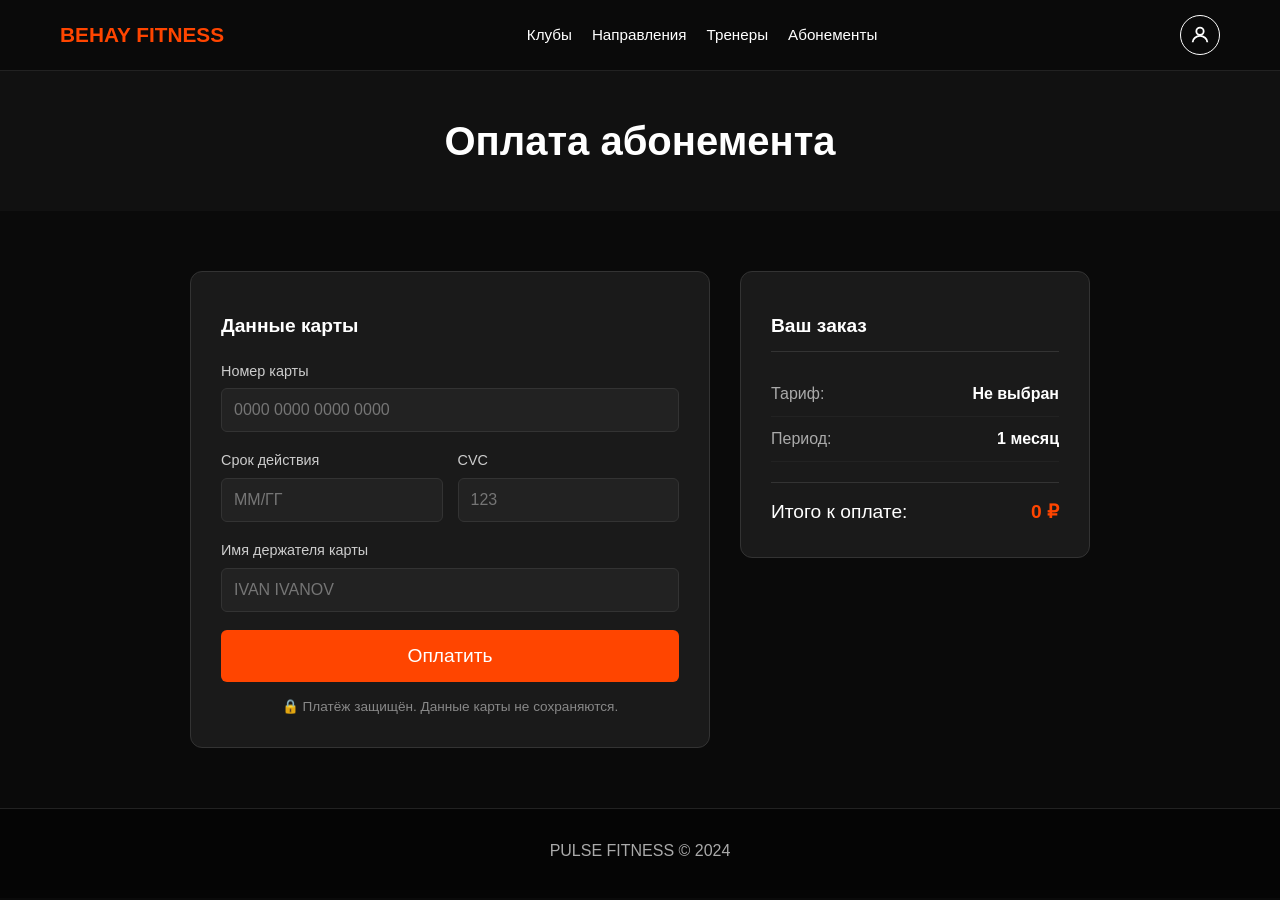
<file: payment.html>
<!DOCTYPE html>
<html lang="ru">
<head>
    <meta charset="UTF-8">
    <meta name="viewport" content="width=device-width, initial-scale=1.0">
    <title>Оплата — BEHAY FITNESS</title>
    <link rel="stylesheet" href="style.css">
    <script src="sql-wasm.js"></script>
    <script src="db.js"></script>
</head>
<body>

    <header class="header">
        <div class="container header-inner">
            <a href="index.html" class="logo">BEHAY FITNESS</a>
            <nav class="nav" id="nav">
                <a href="clubs.html">Клубы</a>
                <a href="programs.html">Направления</a>
                <a href="trainer.html">Тренеры</a>
                <a href="tariffs.html">Абонементы</a>
            </nav>
            <div class="header-buttons">
                <a href="#" class="btn-account" title="Личный кабинет" id="accountBtn">
                    <svg width="22" height="22" viewBox="0 0 24 24" fill="none" stroke="currentColor" stroke-width="2">
                        <circle cx="12" cy="8" r="4"></circle>
                        <path d="M4 20c0-4 4-7 8-7s8 3 8 7"></path>
                    </svg>
                </a>
            </div>
            <span class="burger" id="burger">☰</span>
        </div>
    </header>

    <section class="page-title">
        <div class="container">
            <h1>Оплата абонемента</h1>
        </div>
    </section>

    <section class="section">
        <div class="container">
            <div class="payment-grid">
                
                <div class="payment-form">
                    <h3>Данные карты</h3>
                    
                    <form id="paymentForm" onsubmit="submitPayment(event)">
                        
                        <div class="form-group">
                            <label>Номер карты</label>
                            <input type="text" id="cardNumber" placeholder="0000 0000 0000 0000" maxlength="19" required oninput="formatCardNumber(this)">
                        </div>
                        
                        <div class="form-row">
                            <div class="form-group">
                                <label>Срок действия</label>
                                <input type="text" id="cardExpiry" placeholder="ММ/ГГ" maxlength="5" required oninput="formatExpiry(this)">
                            </div>
                            <div class="form-group">
                                <label>CVC</label>
                                <input type="text" id="cardCvc" placeholder="123" maxlength="3" required oninput="this.value = this.value.replace(/\D/g, '')">
                            </div>
                        </div>
                        
                        <div class="form-group">
                            <label>Имя держателя карты</label>
                            <input type="text" id="cardName" placeholder="IVAN IVANOV" required oninput="this.value = this.value.toUpperCase()">
                        </div>
                        
                        <button type="submit" class="btn btn-big" style="width: 100%;">Оплатить</button>
                        
                    </form>
                    
                    <div class="payment-security">
                        <p>🔒 Платёж защищён. Данные карты не сохраняются.</p>
                    </div>
                </div>
                
                <div class="payment-info">
                    <h3>Ваш заказ</h3>
                    
                    <div class="payment-order">
                        <div class="payment-row">
                            <span>Тариф:</span>
                            <strong id="orderTariff">—</strong>
                        </div>
                        <div class="payment-row">
                            <span>Период:</span>
                            <strong>1 месяц</strong>
                        </div>
                    </div>
                    
                    <div class="payment-total">
                        <span>Итого к оплате:</span>
                        <strong id="orderPrice">0 ₽</strong>
                    </div>
                </div>
                
            </div>
            
            <div class="payment-success" id="paymentSuccess" style="display: none;">
                <h2>✅ Оплата прошла успешно!</h2>
                <p>Спасибо за покупку абонемента!</p>
                <a href="profile.html" class="btn">Перейти в личный кабинет</a>
            </div>
            
        </div>
    </section>

    <footer class="footer">
        <div class="container">
            <p>PULSE FITNESS © 2024</p>
        </div>
    </footer>

    <script>
    function formatCardNumber(input) {
        var value = input.value.replace(/\D/g, '');
        value = value.replace(/(\d{4})(?=\d)/g, '$1 ');
        input.value = value;
    }
    
    function formatExpiry(input) {
        var value = input.value.replace(/\D/g, '');
        if (value.length >= 2) {
            value = value.slice(0, 2) + '/' + value.slice(2);
        }
        input.value = value;
    }
    
    async function submitPayment(event) {
        event.preventDefault();
        
        var cardNumber = document.getElementById('cardNumber').value.replace(/\s/g, '');
        var cardLast4 = cardNumber.slice(-4);
        
        // Сохраняем в БД
        try {
            await initDatabase();
            savePayment(
                localStorage.getItem('pulsePhone') || '',
                localStorage.getItem('selectedTariff') || '',
                localStorage.getItem('selectedPrice') || '',
                cardLast4
            );
            console.log('Платёж сохранён в БД');
        } catch (e) {
            console.log('Ошибка сохранения платежа:', e);
        }
        
        localStorage.setItem('pulsePayment', 'true');
        
        document.querySelector('.payment-grid').style.display = 'none';
        document.getElementById('paymentSuccess').style.display = 'block';
        
        setTimeout(function() {
            window.location.href = 'profile.html';
        }, 3000);
    }
    
    document.addEventListener('DOMContentLoaded', function() {
        var burger = document.getElementById('burger');
        var nav = document.getElementById('nav');
        if (burger && nav) {
            burger.addEventListener('click', function() {
                nav.classList.toggle('active');
            });
        }
        
        var accountBtn = document.getElementById('accountBtn');
        if (accountBtn) {
            accountBtn.addEventListener('click', function(e) {
                e.preventDefault();
                if (localStorage.getItem('pulseLoggedIn') === 'true') {
                    window.location.href = 'profile.html';
                } else {
                    window.location.href = 'login.html';
                }
            });
        }
        
        var tariff = localStorage.getItem('selectedTariff');
        var price = localStorage.getItem('selectedPrice');
        
        document.getElementById('orderTariff').textContent = tariff || 'Не выбран';
        document.getElementById('orderPrice').textContent = (price || '0') + ' ₽';
    });
    </script>

</body>
</html>
</file>
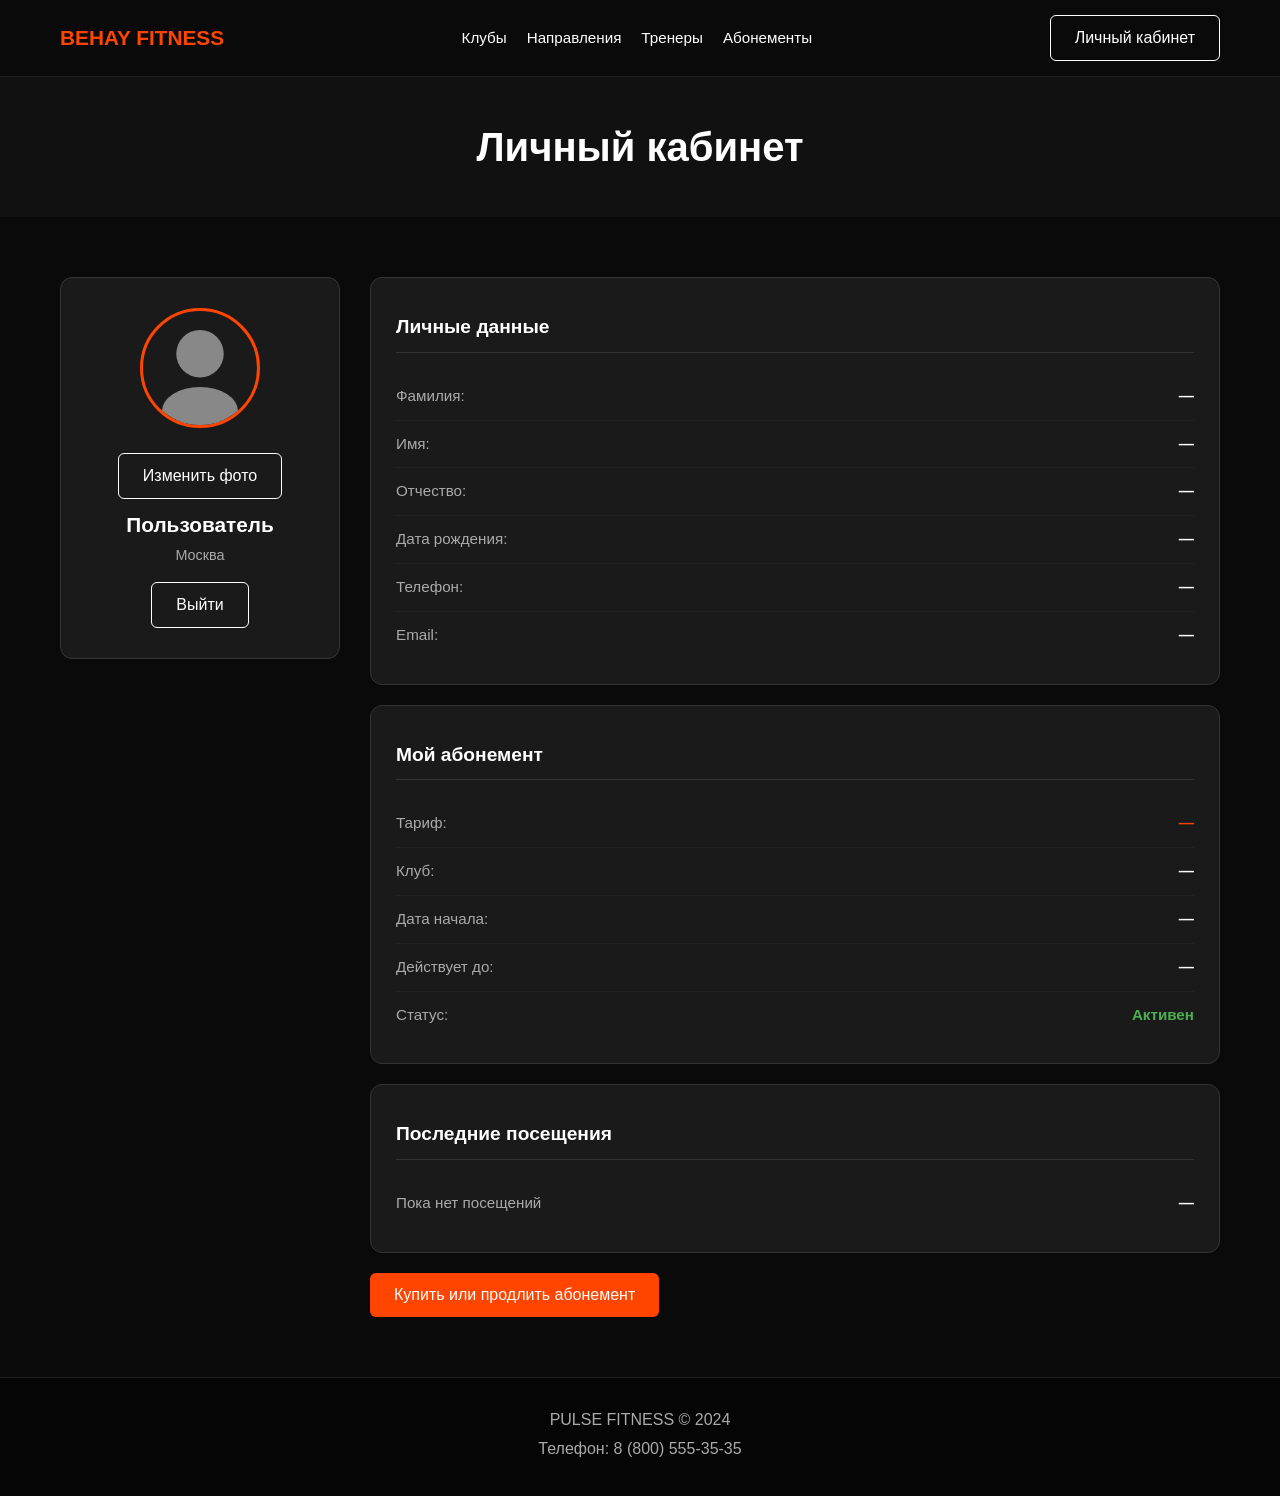
<file: profile.html>
<!DOCTYPE html>
<html lang="ru">
<head>
    <meta charset="UTF-8">
    <meta name="viewport" content="width=device-width, initial-scale=1.0">
    <title>Личный кабинет — BEHAY FITNESS</title>
    <link rel="stylesheet" href="style.css">
    <script src="sql-wasm.js"></script>
    <script src="db.js"></script>
</head>
<body>

    <header class="header">
        <div class="container header-inner">
            <a href="index.html" class="logo">BEHAY FITNESS</a>
            <nav class="nav" id="nav">
                <a href="clubs.html">Клубы</a>
                <a href="programs.html">Направления</a>
                <a href="trainer.html">Тренеры</a>
                <a href="tariffs.html">Абонементы</a>
            </nav>
            <div class="header-buttons">
                <a href="profile.html" class="btn btn-login">Личный кабинет</a>
            </div>
            <span class="burger" id="burger">☰</span>
        </div>
    </header>

    <section class="page-title">
        <div class="container">
            <h1>Личный кабинет</h1>
        </div>
    </section>

    <section class="section">
        <div class="container">
            <div class="profile-grid">
                
                <!-- Левая колонка: фото и имя -->
                <div class="profile-sidebar">
                    <div class="profile-avatar" id="avatarContainer">
                        <img id="profilePhoto" src="data:image/svg+xml,%3Csvg xmlns='http://www.w3.org/2000/svg' width='120' height='120'%3E%3Ccircle cx='60' cy='45' r='25' fill='%23888'/%3E%3Cellipse cx='60' cy='105' rx='40' ry='25' fill='%23888'/%3E%3C/svg%3E" alt="Фото профиля">
                    </div>
                    <label for="photoUpload" class="btn btn-login" style="margin-top: 10px; cursor: pointer; display: inline-block;">Изменить фото</label>
                    <input type="file" id="photoUpload" accept="image/*" style="display: none;" onchange="uploadPhoto(event)">
                    <h3 id="profName">Пользователь</h3>
                    <p>Москва</p>
                    <a href="#" class="btn btn-login" style="margin-top: 10px;" onclick="logout()">Выйти</a>
                </div>
                
                <!-- Правая колонка: информация -->
                <div class="profile-content">
    
                    <div class="profile-block">
                        <h3>Личные данные</h3>
                        <div class="profile-row">
                            <span>Фамилия:</span>
                            <strong id="profLastName">—</strong>
                        </div>
                        <div class="profile-row">
                            <span>Имя:</span>
                            <strong id="profFirstName">—</strong>
                        </div>
                        <div class="profile-row">
                            <span>Отчество:</span>
                            <strong id="profMiddleName">—</strong>
                        </div>
                        <div class="profile-row">
                            <span>Дата рождения:</span>
                            <strong id="profBirthDate">—</strong>
                        </div>
                        <div class="profile-row">
                            <span>Телефон:</span>
                            <strong id="profPhone">—</strong>
                        </div>
                        <div class="profile-row">
                            <span>Email:</span>
                            <strong id="profEmail">—</strong>
                        </div>
                    </div>
                    
                    <div class="profile-block">
                        <h3>Мой абонемент</h3>
                        <div class="profile-row">
                            <span>Тариф:</span>
                            <strong id="profTariff" style="color: #ff4500;">—</strong>
                        </div>
                        <div class="profile-row">
                            <span>Клуб:</span>
                            <strong id="profClub">—</strong>
                        </div>
                        <div class="profile-row">
                            <span>Дата начала:</span>
                            <strong id="profStartDate">—</strong>
                        </div>
                        <div class="profile-row">
                            <span>Действует до:</span>
                            <strong id="profEndDate">—</strong>
                        </div>
                        <div class="profile-row">
                            <span>Статус:</span>
                            <strong style="color: #4caf50;">Активен</strong>
                        </div>
                    </div>
                    
                    <div class="profile-block">
                        <h3>Последние посещения</h3>
                        <div class="profile-row">
                            <span>Пока нет посещений</span>
                            <strong>—</strong>
                        </div>
                    </div>
                    
                    <div class="profile-actions">
                        <a href="tariffs.html" class="btn">Купить или продлить абонемент</a>
                    </div>
                    
                </div>
                
            </div>
        </div>
    </section>

    <footer class="footer">
        <div class="container">
            <p>PULSE FITNESS © 2024</p>
            <p>Телефон: 8 (800) 555-35-35</p>
        </div>
    </footer>

    <script>
    function uploadPhoto(event) {
        var file = event.target.files[0];
        if (file) {
            var reader = new FileReader();
            reader.onload = function(e) {
                var photoUrl = e.target.result;
                document.getElementById('profilePhoto').src = photoUrl;
                // Сохраняем с ключом, привязанным к телефону
                var phone = localStorage.getItem('pulsePhone');
                localStorage.setItem('profilePhoto_' + phone, photoUrl);
            };
            reader.readAsDataURL(file);
        }
    }
    
    function logout() {
        localStorage.removeItem('pulseLoggedIn');
        window.location.href = 'index.html';
    }

    document.addEventListener('DOMContentLoaded', function() {
        
        var burger = document.getElementById('burger');
        var nav = document.getElementById('nav');
        if (burger && nav) {
            burger.addEventListener('click', function() {
                nav.classList.toggle('active');
            });
        }
        
        // Загружаем фото для текущего пользователя
        var phone = localStorage.getItem('pulsePhone');
        var savedPhoto = localStorage.getItem('profilePhoto_' + phone);
        if (savedPhoto) {
            document.getElementById('profilePhoto').src = savedPhoto;
        }
        
        // Загружаем данные пользователя
        var savedData = localStorage.getItem('pulseUser');
        
        if (savedData) {
            var user = JSON.parse(savedData);
            
            var fullName = user.lastName + ' ' + user.firstName;
            if (user.middleName) {
                fullName += ' ' + user.middleName;
            }
            document.getElementById('profName').textContent = fullName;
            
            document.getElementById('profLastName').textContent = user.lastName || '—';
            document.getElementById('profFirstName').textContent = user.firstName || '—';
            document.getElementById('profMiddleName').textContent = user.middleName || '—';
            document.getElementById('profBirthDate').textContent = user.birthDate || '—';
            document.getElementById('profPhone').textContent = user.phone || '—';
            document.getElementById('profEmail').textContent = user.email || '—';
            
            document.getElementById('profTariff').textContent = user.tariff || '—';
            document.getElementById('profClub').textContent = user.club || '—';
            
            var today = new Date();
            var startDate = today.toLocaleDateString('ru-RU');
            var endDate = new Date(today);
            endDate.setMonth(endDate.getMonth() + 1);
            var endDateStr = endDate.toLocaleDateString('ru-RU');
            
            document.getElementById('profStartDate').textContent = startDate;
            document.getElementById('profEndDate').textContent = endDateStr;
            
            console.log('Данные загружены:', user);
        }
    });
</script>

</body>
</html>
</file>
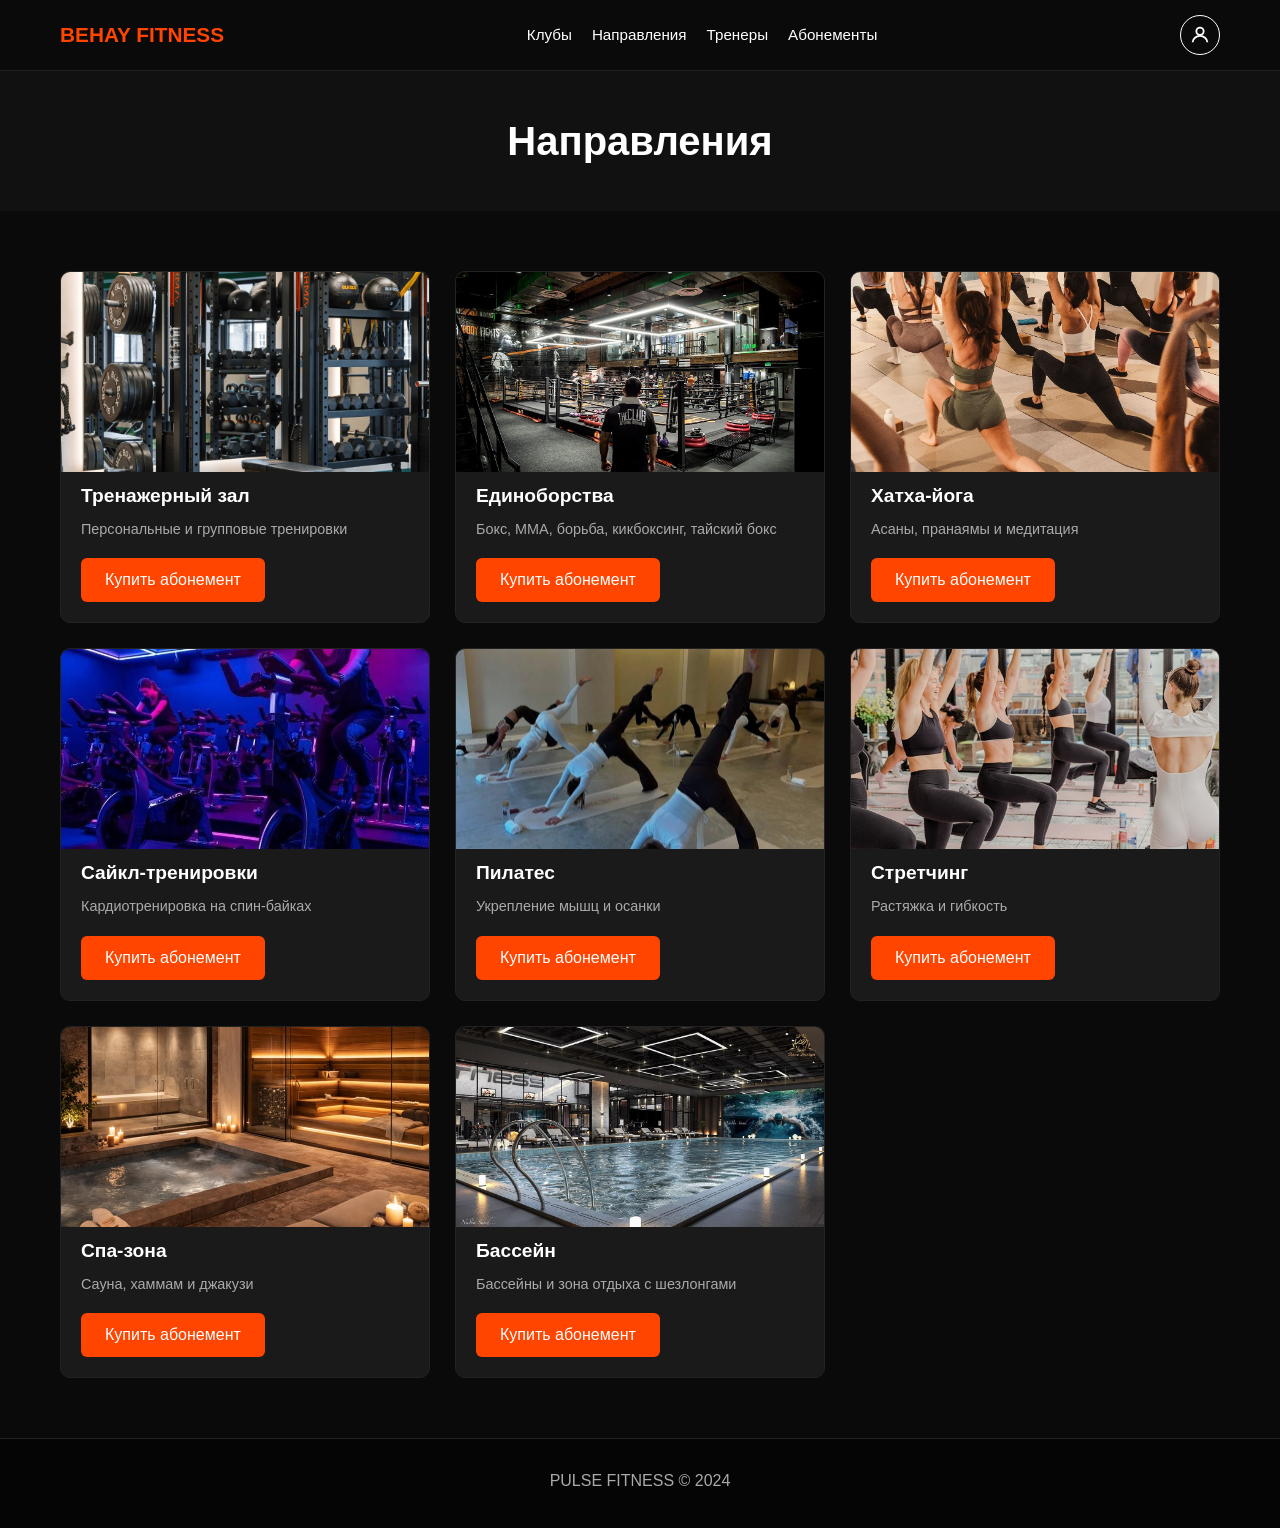
<file: programs.html>
<!DOCTYPE html>
<html lang="ru">
<head>
    <meta charset="UTF-8">
    <meta name="viewport" content="width=device-width, initial-scale=1.0">
    <title>Направления — BEHAY FITNESS</title>
    <link rel="stylesheet" href="style.css">
</head>
<body>

    <header class="header">
        <div class="container header-inner">
            <a href="index.html" class="logo">BEHAY FITNESS</a>
            <nav class="nav" id="nav">
                <a href="clubs.html">Клубы</a>
                <a href="programs.html">Направления</a>
                <a href="trainer.html">Тренеры</a>
                <a href="tariffs.html">Абонементы</a>
            </nav>
            <div class="header-buttons">
                 <a href="vhod.html" class="btn-account" title="Войти">
        <svg width="22" height="22" viewBox="0 0 24 24" fill="none" stroke="currentColor" stroke-width="2">
            <circle cx="12" cy="8" r="4"></circle>
            <path d="M4 20c0-4 4-7 8-7s8 3 8 7"></path>
        </svg>
    </a>
            </div>
            <span class="burger" id="burger">☰</span>
        </div>
    </header>

    <section class="page-title">
        <div class="container">
            <h1>Направления</h1>
        </div>
    </section>

    <section class="section">
        <div class="container">
            <div class="cards">
                <div class="card">
                    <img src="images/kach.jpg" alt="Тренажерный зал">
                    <h3>Тренажерный зал</h3>
                    <p>Персональные и групповые тренировки</p>
                    <a href="tariffs.html" class="btn">Купить абонемент</a>
                </div>
                
                <div class="card">
                    <img src="images/mma.jpg" alt="Единоборства">
                    <h3>Единоборства</h3>
                    <p>Бокс, MMA, борьба, кикбоксинг, тайский бокс</p>
                    <a href="tariffs.html" class="btn">Купить абонемент</a>
                </div>
                
                <div class="card">
                    <img src="images/yoga.jpg" alt="Йога">
                    <h3>Хатха-йога</h3>
                    <p>Асаны, пранаямы и медитация</p>
                    <a href="tariffs.html" class="btn">Купить абонемент</a>
                </div>
                
                <div class="card">
                    <img src="images/saykl.jpg" alt="Сайклинг">
                    <h3>Сайкл-тренировки</h3>
                    <p>Кардиотренировка на спин-байках</p>
                    <a href="tariffs.html" class="btn">Купить абонемент</a>
                </div>
                
                <div class="card">
                    <img src="images/pilat.jpg" alt="Пилатес">
                    <h3>Пилатес</h3>
                    <p>Укрепление мышц и осанки</p>
                    <a href="tariffs.html" class="btn">Купить абонемент</a>
                </div>
                
                <div class="card">
                    <img src="images/stret.jpg" alt="Стретчинг">
                    <h3>Стретчинг</h3>
                    <p>Растяжка и гибкость</p>
                    <a href="tariffs.html" class="btn">Купить абонемент</a>
                </div>

                <div class="card">
                    <img src="images/spa.jpg" alt="Спа">
                    <h3>Спа-зона</h3>
                    <p>Сауна, хаммам и джакузи</p>
                    <a href="tariffs.html" class="btn">Купить абонемент</a>
                </div>
                
                    <div class="card">
                    <img src="images/basik.jpg" alt="Бассейн">
                    <h3>Бассейн</h3>
                    <p>Бассейны и зона отдыха с шезлонгами</p>
                    <a href="tariffs.html" class="btn">Купить абонемент</a>
                </div>
                </div>
            </div>
        </div>
    </section>

    <footer class="footer">
        <div class="container">
            <p>PULSE FITNESS © 2024</p>
        </div>
    </footer>

    <script src="script.js"></script>

    <script>
    document.addEventListener('DOMContentLoaded', function() {
        var accountBtn = document.getElementById('accountBtn');
        
        if (accountBtn) {
            accountBtn.addEventListener('click', function(e) {
                e.preventDefault();
                
                if (localStorage.getItem('pulseLoggedIn') === 'true') {
                    window.location.href = 'profile.html';
                } else {
                    window.location.href = 'login.html';
                }
            });
        }
        
        var burger = document.getElementById('burger');
        var nav = document.getElementById('nav');
        if (burger && nav) {
            burger.addEventListener('click', function() {
                nav.classList.toggle('active');
            });
        }
    });
    </script>

</body>
</html>
</file>
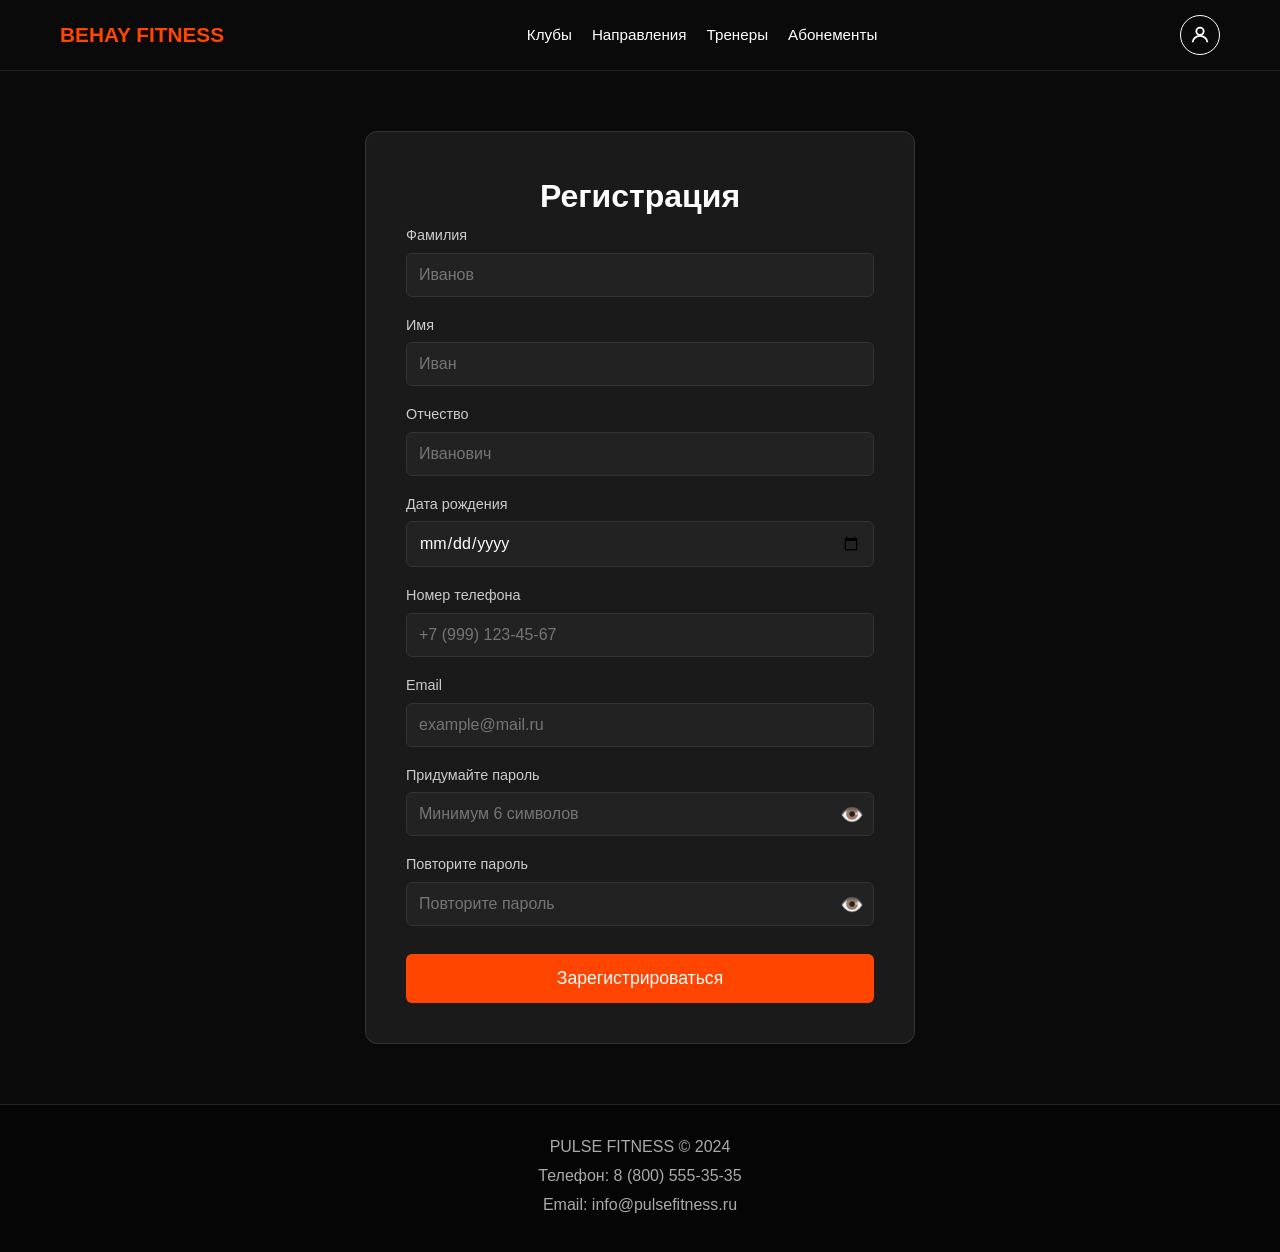
<file: register.html>
<!DOCTYPE html>
<html lang="ru">
<head>
    <meta charset="UTF-8">
    <meta name="viewport" content="width=device-width, initial-scale=1.0">
    <title>Регистрация — BEHAY FITNESS</title>
    <link rel="stylesheet" href="style.css">
    <script src="sql-wasm.js"></script>
    <script src="db.js"></script>
</head>
<body>

    <header class="header">
        <div class="container header-inner">
            <a href="index.html" class="logo">BEHAY FITNESS</a>
            <nav class="nav" id="nav">
                <a href="clubs.html">Клубы</a>
                <a href="programs.html">Направления</a>
                <a href="trainer.html">Тренеры</a>
                <a href="tariffs.html">Абонементы</a>
            </nav>
            <div class="header-buttons">
                <a href="vhod.html" class="btn-account" title="Войти">
                    <svg width="22" height="22" viewBox="0 0 24 24" fill="none" stroke="currentColor" stroke-width="2">
                        <circle cx="12" cy="8" r="4"></circle>
                        <path d="M4 20c0-4 4-7 8-7s8 3 8 7"></path>
                    </svg>
                </a>
            </div>
            <span class="burger" id="burger">☰</span>
        </div>
    </header>

    <section class="section">
        <div class="container">
            <div class="register-box">
                
                <h2>Регистрация</h2>
                
                <form id="registerForm" onsubmit="submitRegister(event)">
                    
                    <div class="form-group">
                        <label for="lastName">Фамилия</label>
                        <input type="text" id="lastName" placeholder="Иванов" required>
                    </div>
                    
                    <div class="form-group">
                        <label for="firstName">Имя</label>
                        <input type="text" id="firstName" placeholder="Иван" required>
                    </div>
                    
                    <div class="form-group">
                        <label for="middleName">Отчество</label>
                        <input type="text" id="middleName" placeholder="Иванович">
                    </div>
                    
                    <div class="form-group">
                        <label for="birthDate">Дата рождения</label>
                        <input type="date" id="birthDate" required>
                    </div>
                    
                    <div class="form-group">
                        <label for="phone">Номер телефона</label>
                        <input type="tel" id="phone" placeholder="+7 (999) 123-45-67" required>
                    </div>
                    
                    <div class="form-group">
                        <label for="email">Email</label>
                        <input type="email" id="email" placeholder="example@mail.ru">
                    </div>
                    
                    <div class="form-group">
                        <label for="password">Придумайте пароль</label>
                        <div style="position: relative;">
                            <input type="password" id="password" placeholder="Минимум 6 символов" minlength="6" required style="width: 100%; padding-right: 40px;">
                            <button type="button" onclick="togglePassword('password')" style="position: absolute; right: 10px; top: 50%; transform: translateY(-50%); background: none; border: none; color: #aaa; cursor: pointer; font-size: 1.2rem;">👁️</button>
                        </div>
                    </div>
                    
                    <div class="form-group">
                        <label for="passwordConfirm">Повторите пароль</label>
                        <div style="position: relative;">
                            <input type="password" id="passwordConfirm" placeholder="Повторите пароль" minlength="6" required style="width: 100%; padding-right: 40px;">
                            <button type="button" onclick="togglePassword('passwordConfirm')" style="position: absolute; right: 10px; top: 50%; transform: translateY(-50%); background: none; border: none; color: #aaa; cursor: pointer; font-size: 1.2rem;">👁️</button>
                        </div>
                    </div>
                    
                    <button type="submit" class="btn btn-big">Зарегистрироваться</button>
                    
                </form>
            
            </div>
        </div>
    </section>

    <footer class="footer">
        <div class="container">
            <p>PULSE FITNESS © 2024</p>
            <p>Телефон: 8 (800) 555-35-35</p>
            <p>Email: info@pulsefitness.ru</p>
        </div>
    </footer>

    <script>
    function togglePassword(fieldId) {
        var input = document.getElementById(fieldId);
        input.type = (input.type === 'password') ? 'text' : 'password';
    }

    async function submitRegister(event) {
        event.preventDefault();
        
        var password = document.getElementById('password').value;
        var passwordConfirm = document.getElementById('passwordConfirm').value;
        
        if (password !== passwordConfirm) {
            alert('Пароли не совпадают!');
            return;
        }
        
        var userData = {
            lastName: document.getElementById('lastName').value,
            firstName: document.getElementById('firstName').value,
            middleName: document.getElementById('middleName').value,
            birthDate: document.getElementById('birthDate').value,
            phone: document.getElementById('phone').value,
            email: document.getElementById('email').value,
            password: password,
            tariff: ''
        };
        
        try {
            await initDatabase();
            
            registerUser(userData, function(data) {
                if (data.success) {
                    localStorage.setItem('pulsePhone', userData.phone);
                    localStorage.setItem('pulseLoggedIn', 'true');
                    localStorage.setItem('pulseUser', JSON.stringify(userData));
                    window.location.href = 'profile.html';
                } else {
                    alert(data.error);
                }
            });
        } catch (e) {
            console.log('БД не загрузилась, сохраняем в localStorage:', e);
            localStorage.setItem('pulseUser', JSON.stringify(userData));
            localStorage.setItem('pulsePhone', userData.phone);
            localStorage.setItem('pulseLoggedIn', 'true');
            window.location.href = 'profile.html';
        }
    }

    document.addEventListener('DOMContentLoaded', function() {
        var burger = document.getElementById('burger');
        var nav = document.getElementById('nav');
        if (burger && nav) {
            burger.addEventListener('click', function() {
                nav.classList.toggle('active');
            });
        }
    });
    </script>

</body>
</html>
</file>
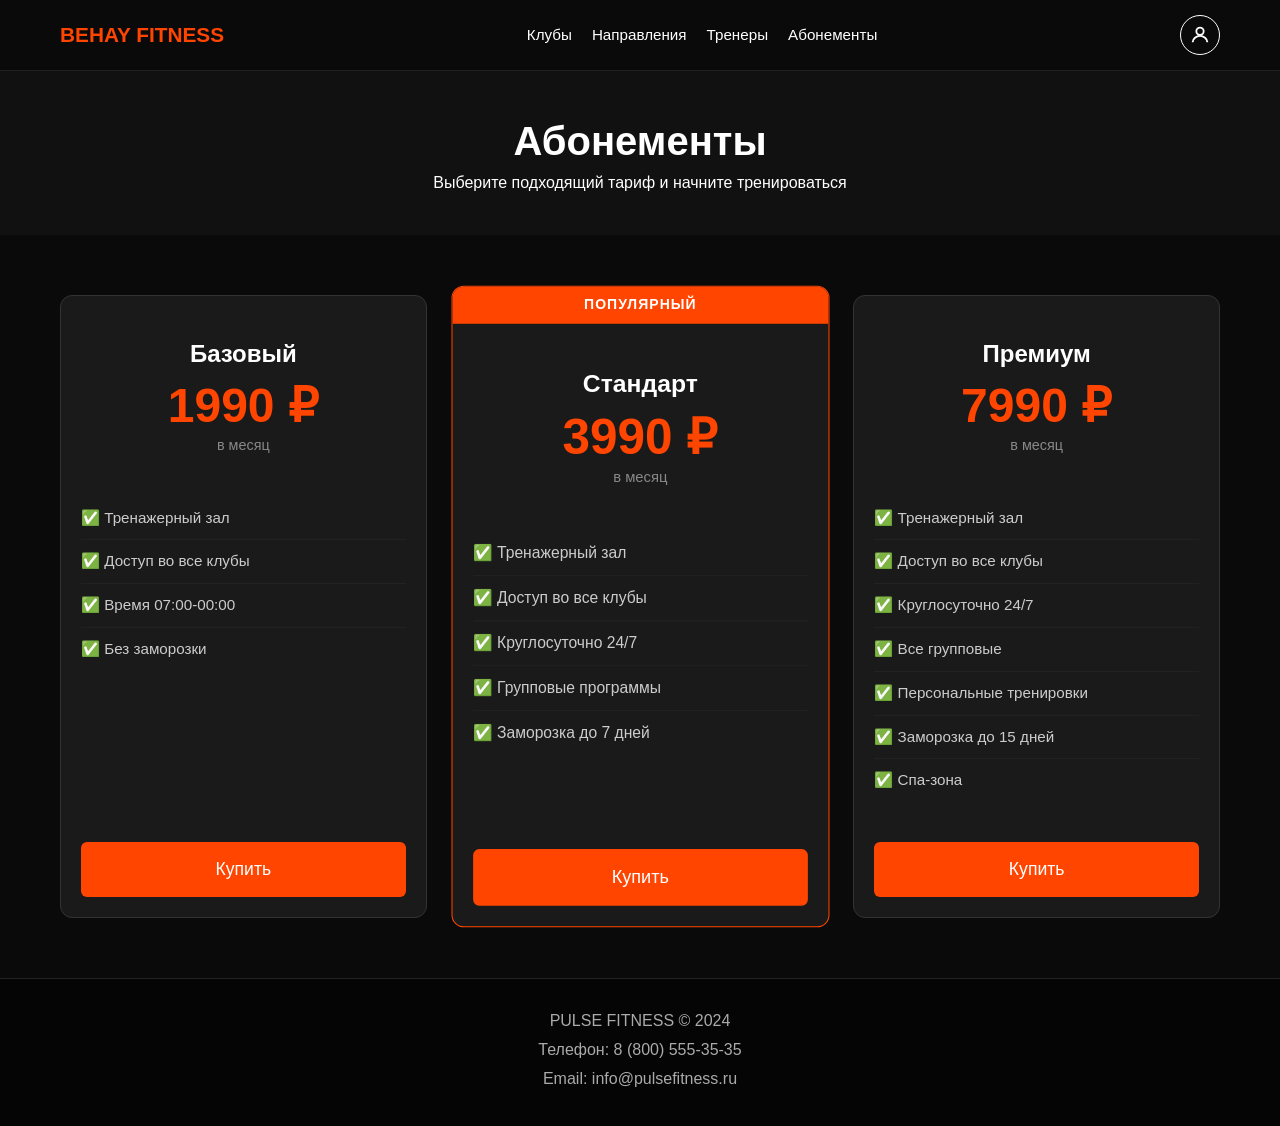
<file: tariffs.html>
<!DOCTYPE html>
<html lang="ru">
<head>
    <meta charset="UTF-8">
    <meta name="viewport" content="width=device-width, initial-scale=1.0">
    <title>Абонементы — BEHAY FITNESS</title>
    <link rel="stylesheet" href="style.css">
</head>
<body>

    <header class="header">
        <div class="container header-inner">
            <a href="index.html" class="logo">BEHAY FITNESS</a>
            <nav class="nav" id="nav">
                <a href="clubs.html">Клубы</a>
                <a href="programs.html">Направления</a>
                <a href="trainer.html">Тренеры</a>
                <a href="tariffs.html">Абонементы</a>
            </nav>
            <div class="header-buttons">
                <a href="vhod.html" class="btn-account" title="Войти">
                    <svg width="22" height="22" viewBox="0 0 24 24" fill="none" stroke="currentColor" stroke-width="2">
                        <circle cx="12" cy="8" r="4"></circle>
                        <path d="M4 20c0-4 4-7 8-7s8 3 8 7"></path>
                    </svg>
                </a>
            </div>
            <span class="burger" id="burger">☰</span>
        </div>
    </header>   

    <section class="page-title">
        <div class="container">
            <h1>Абонементы</h1>
            <p>Выберите подходящий тариф и начните тренироваться</p>
        </div>
    </section>

    <section class="section">
        <div class="container">
            <div class="tariffs-grid" id="tariffsContainer">
                <!-- Тарифы загружаются из data.js -->
            </div>
        </div>
    </section>

    <footer class="footer">
        <div class="container">
            <p>PULSE FITNESS © 2024</p>
            <p>Телефон: 8 (800) 555-35-35</p>
            <p>Email: info@pulsefitness.ru</p>
        </div>
    </footer>

    <script>
        function saveTariff(name, price) {
            var userData = {};
            var saved = localStorage.getItem('pulseUser');
            if (saved) {
                userData = JSON.parse(saved);
            }
            userData.tariff = name;
            userData.price = price;
            localStorage.setItem('pulseUser', JSON.stringify(userData));
            localStorage.setItem('selectedTariff', name);
            localStorage.setItem('selectedPrice', price);
        }

        document.addEventListener('DOMContentLoaded', function() {
            var burger = document.getElementById('burger');
            var nav = document.getElementById('nav');
            if (burger && nav) {
                burger.addEventListener('click', function() {
                    nav.classList.toggle('active');
                });
            }
        });
    </script>

    <script src="data.js"></script>
    <script src="script.js"></script>
</body>
</html>
</file>
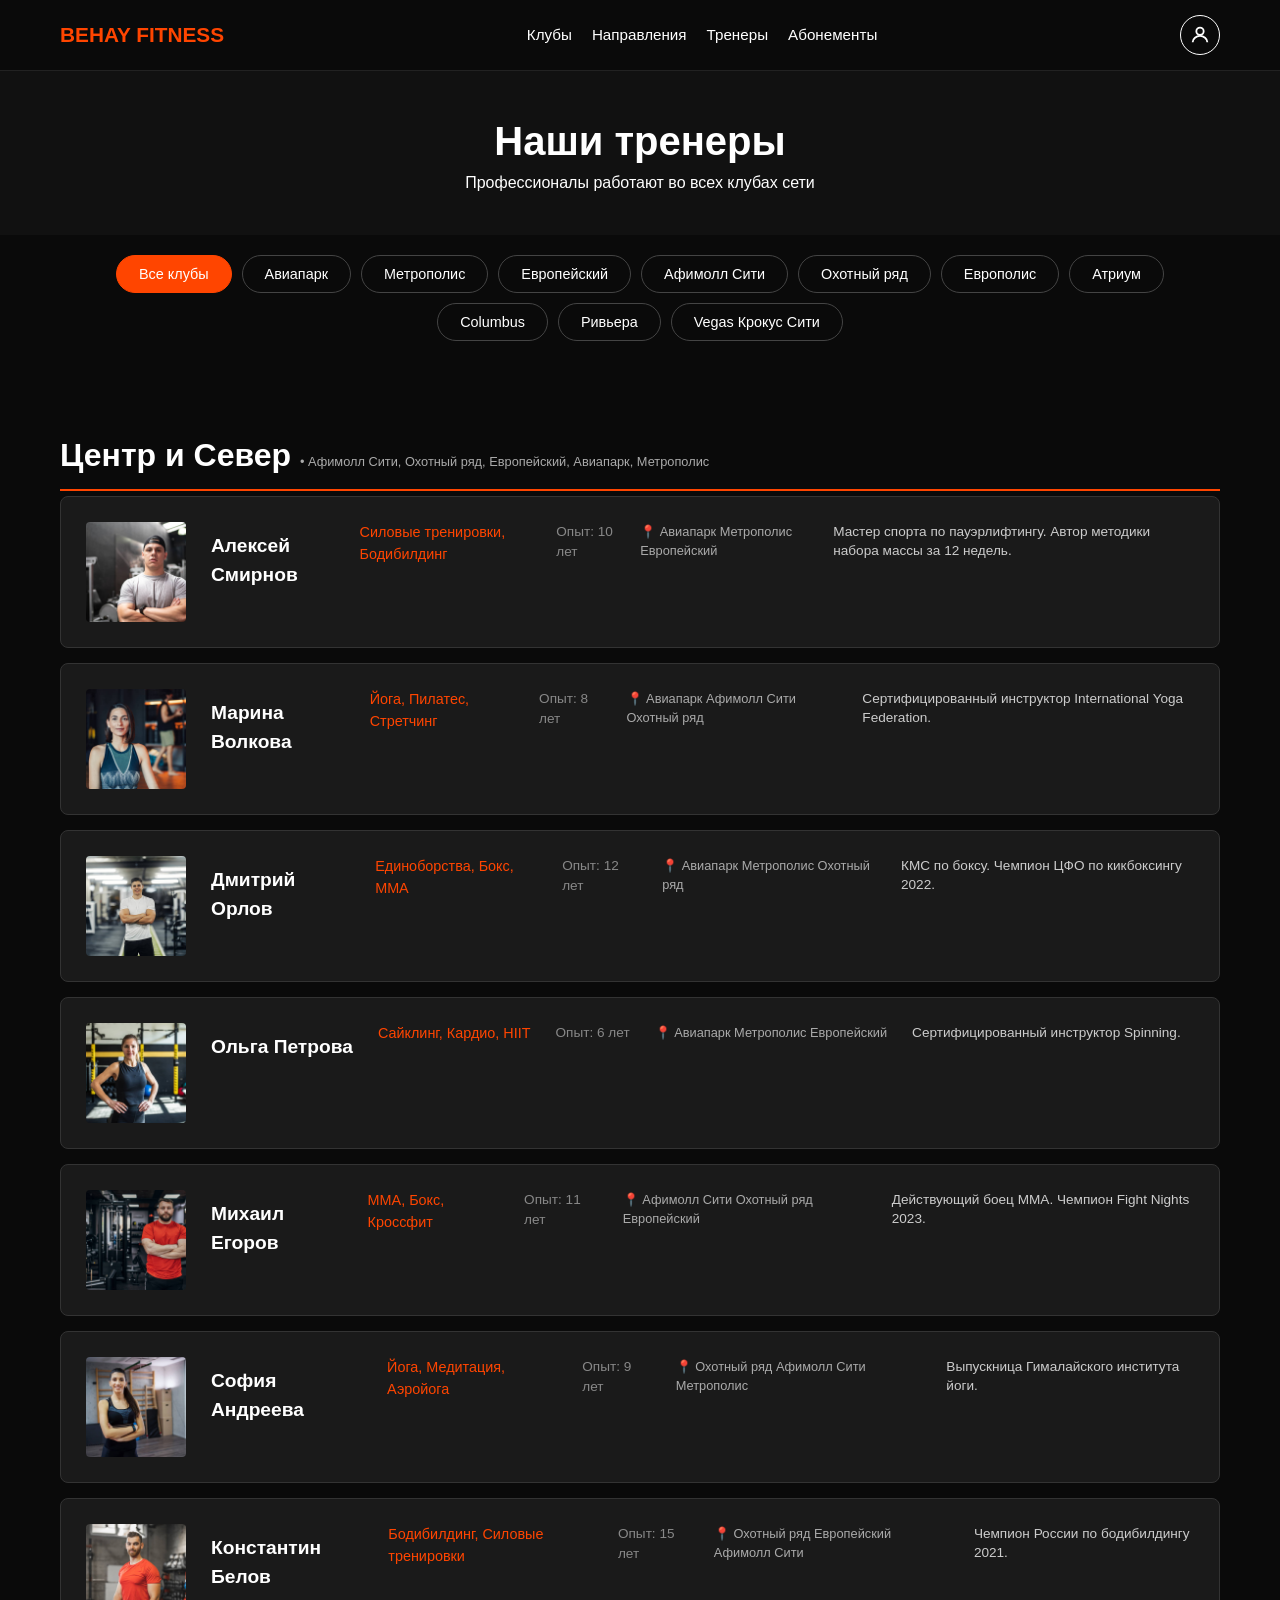
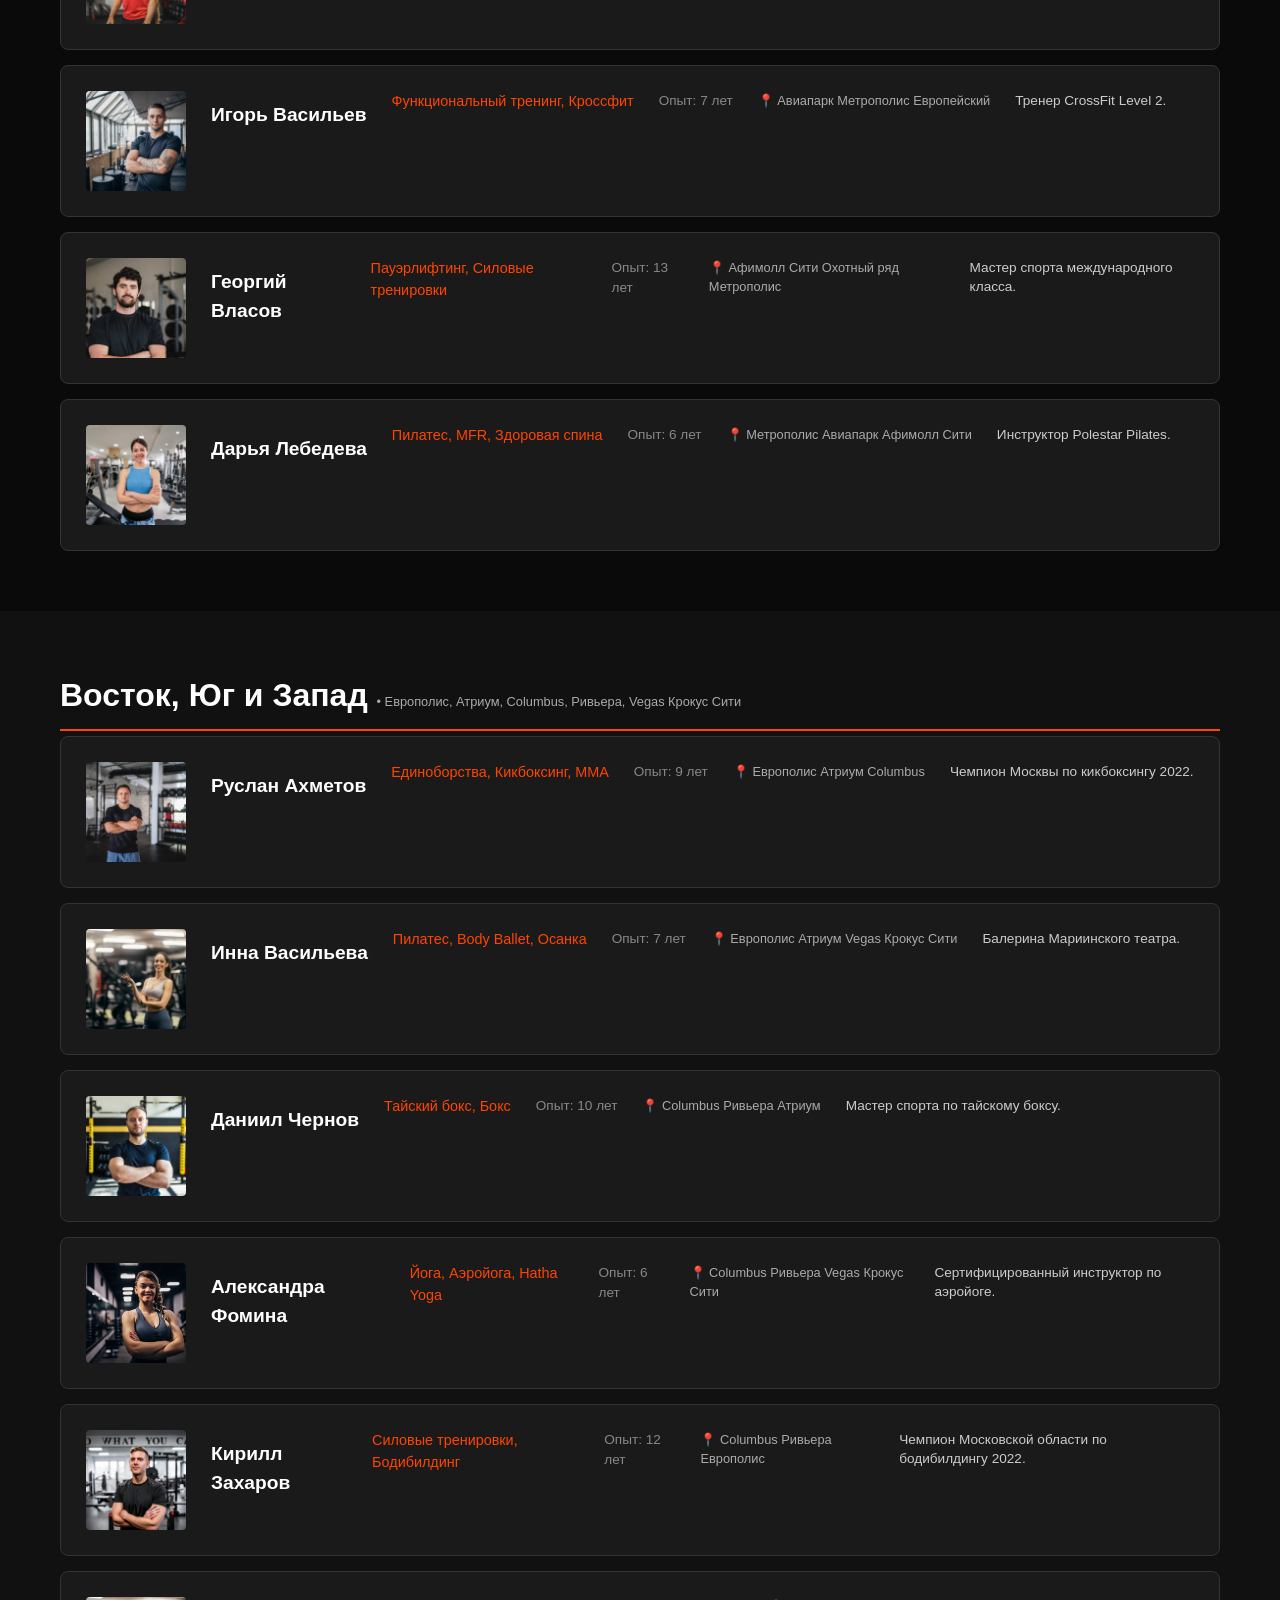
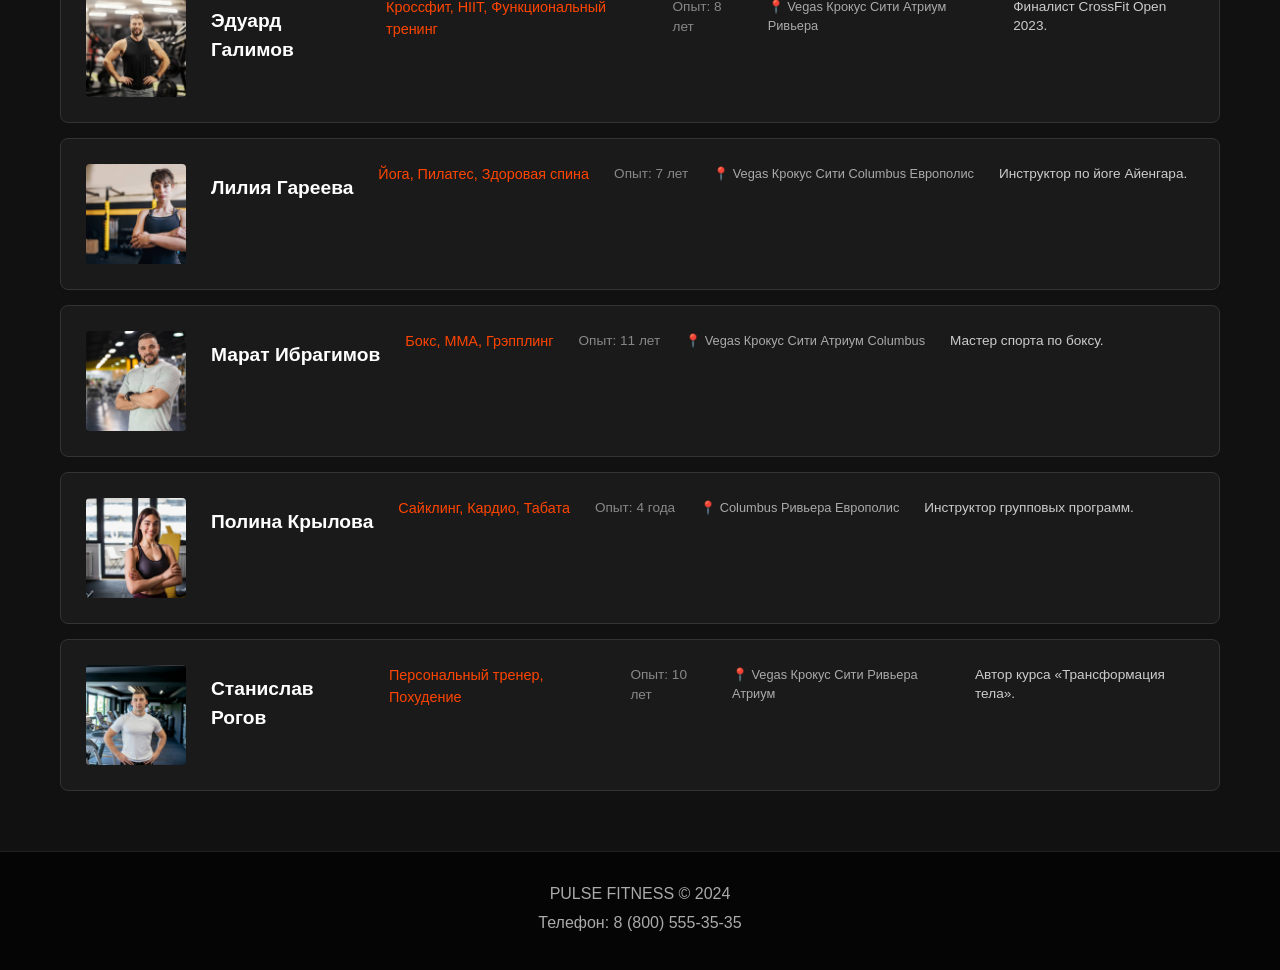
<file: trainer.html>
<!DOCTYPE html>
<html lang="ru">
<head>
    <meta charset="UTF-8">
    <meta name="viewport" content="width=device-width, initial-scale=1.0">
    <title>Тренеры — BEHAY FITNESS</title>
    <link rel="stylesheet" href="style.css">
</head>
<body>

    <header class="header">
        <div class="container header-inner">
            <a href="index.html" class="logo">BEHAY FITNESS</a>
            <nav class="nav" id="nav">
                <a href="clubs.html">Клубы</a>
                <a href="programs.html">Направления</a>
                <a href="trainer.html">Тренеры</a>
                <a href="tariffs.html">Абонементы</a>
            </nav>
            <div class="header-buttons">
                <a href="vhod.html" class="btn-account" title="Войти">
                    <svg width="22" height="22" viewBox="0 0 24 24" fill="none" stroke="currentColor" stroke-width="2">
                        <circle cx="12" cy="8" r="4"></circle>
                        <path d="M4 20c0-4 4-7 8-7s8 3 8 7"></path>
                    </svg>
                </a>
            </div>
            <span class="burger" id="burger">☰</span>
        </div>
    </header>

    <section class="page-title">
        <div class="container">
            <h1>Наши тренеры</h1>
            <p>Профессионалы работают во всех клубах сети</p>
        </div>
    </section>

    <section style="padding: 20px 0 0;">
        <div class="container">
            <div class="filter-buttons">
                <button class="filter-btn active" data-club="all">Все клубы</button>
                <button class="filter-btn" data-club="aviapark">Авиапарк</button>
                <button class="filter-btn" data-club="metropolis">Метрополис</button>
                <button class="filter-btn" data-club="evropeyskiy">Европейский</button>
                <button class="filter-btn" data-club="afimall">Афимолл Сити</button>
                <button class="filter-btn" data-club="ohotny">Охотный ряд</button>
                <button class="filter-btn" data-club="evropolis">Европолис</button>
                <button class="filter-btn" data-club="atrium">Атриум</button>
                <button class="filter-btn" data-club="columbus">Columbus</button>
                <button class="filter-btn" data-club="riviera">Ривьера</button>
                <button class="filter-btn" data-club="vegas">Vegas Крокус Сити</button>
            </div>
        </div>
    </section>

    <section class="section">
        <div class="container">
            <h2 class="club-title">Центр и Север <span>• Афимолл Сити, Охотный ряд, Европейский, Авиапарк, Метрополис</span></h2>
            <div class="trainers-grid" id="trainersGroup1">
                <!-- Загружается из data.js -->
            </div>
        </div>
    </section>

    <section class="section dark">
        <div class="container">
            <h2 class="club-title">Восток, Юг и Запад <span>• Европолис, Атриум, Columbus, Ривьера, Vegas Крокус Сити</span></h2>
            <div class="trainers-grid" id="trainersGroup2">
                <!-- Загружается из data.js -->
            </div>
        </div>
    </section>

    <footer class="footer">
        <div class="container">
            <p>PULSE FITNESS © 2024</p>
            <p>Телефон: 8 (800) 555-35-35</p>
        </div>
    </footer>

    <script src="data.js"></script>
    <script>
    document.addEventListener('DOMContentLoaded', function() {
        
        // Бургер-меню
        var burger = document.getElementById('burger');
        var nav = document.getElementById('nav');
        if (burger && nav) {
            burger.addEventListener('click', function() {
                nav.classList.toggle('active');
            });
        }
        
        // Отрисовка тренеров из data.js
        if (typeof SITE_DATA !== 'undefined' && SITE_DATA.trainers) {
            var group1 = document.getElementById('trainersGroup1');
            var group2 = document.getElementById('trainersGroup2');
            
            var centerClubs = ['aviapark', 'metropolis', 'evropeyskiy', 'afimall', 'ohotny'];
            var otherClubs = ['evropolis', 'atrium', 'columbus', 'riviera', 'vegas'];
            
            SITE_DATA.trainers.forEach(function(trainer) {
                var card = document.createElement('div');
                card.className = 'trainer-card coach-card';
                card.setAttribute('data-clubs', trainer.clubs);
                
                card.innerHTML = 
                    '<div class="trainer-photo"><img src="' + (trainer.image || 'trainers/default.jpg') + '" alt="' + trainer.name + '"></div>' +
                    '<h3>' + trainer.name + '</h3>' +
                    '<p class="trainer-spec">' + trainer.speciality + '</p>' +
                    '<p class="trainer-exp">Опыт: ' + (trainer.exp || '—') + '</p>' +
                    '<p class="trainer-clubs">📍 ' + trainer.clubs.replace(/(\w+)/g, function(m) {
                        var names = { aviapark: 'Авиапарк', metropolis: 'Метрополис', evropeyskiy: 'Европейский', afimall: 'Афимолл Сити', ohotny: 'Охотный ряд', evropolis: 'Европолис', atrium: 'Атриум', columbus: 'Columbus', riviera: 'Ривьера', vegas: 'Vegas Крокус Сити' };
                        return names[m] || m;
                    }) + '</p>' +
                    '<p class="trainer-about">' + (trainer.about || '') + '</p>';
                
                // Определяем группу
                var clubList = trainer.clubs.split(' ');
                var isCenter = clubList.some(function(c) { return centerClubs.indexOf(c) !== -1; });
                
                if (isCenter && group1) {
                    group1.appendChild(card);
                } else if (group2) {
                    group2.appendChild(card);
                }
            });
        }
        
        // Фильтр тренеров
        var filterButtons = document.querySelectorAll('.filter-btn');
        var coachCards = document.querySelectorAll('.coach-card');
        
        filterButtons.forEach(function(btn) {
            btn.addEventListener('click', function() {
                filterButtons.forEach(function(b) { b.classList.remove('active'); });
                this.classList.add('active');
                
                var selectedClub = this.getAttribute('data-club');
                
                coachCards.forEach(function(card) {
                    if (selectedClub === 'all') {
                        card.style.display = '';
                    } else {
                        var clubs = card.getAttribute('data-clubs');
                        card.style.display = (clubs && clubs.indexOf(selectedClub) !== -1) ? '' : 'none';
                    }
                });
            });
        });
        
    });
    </script>

</body>
</html>
</file>
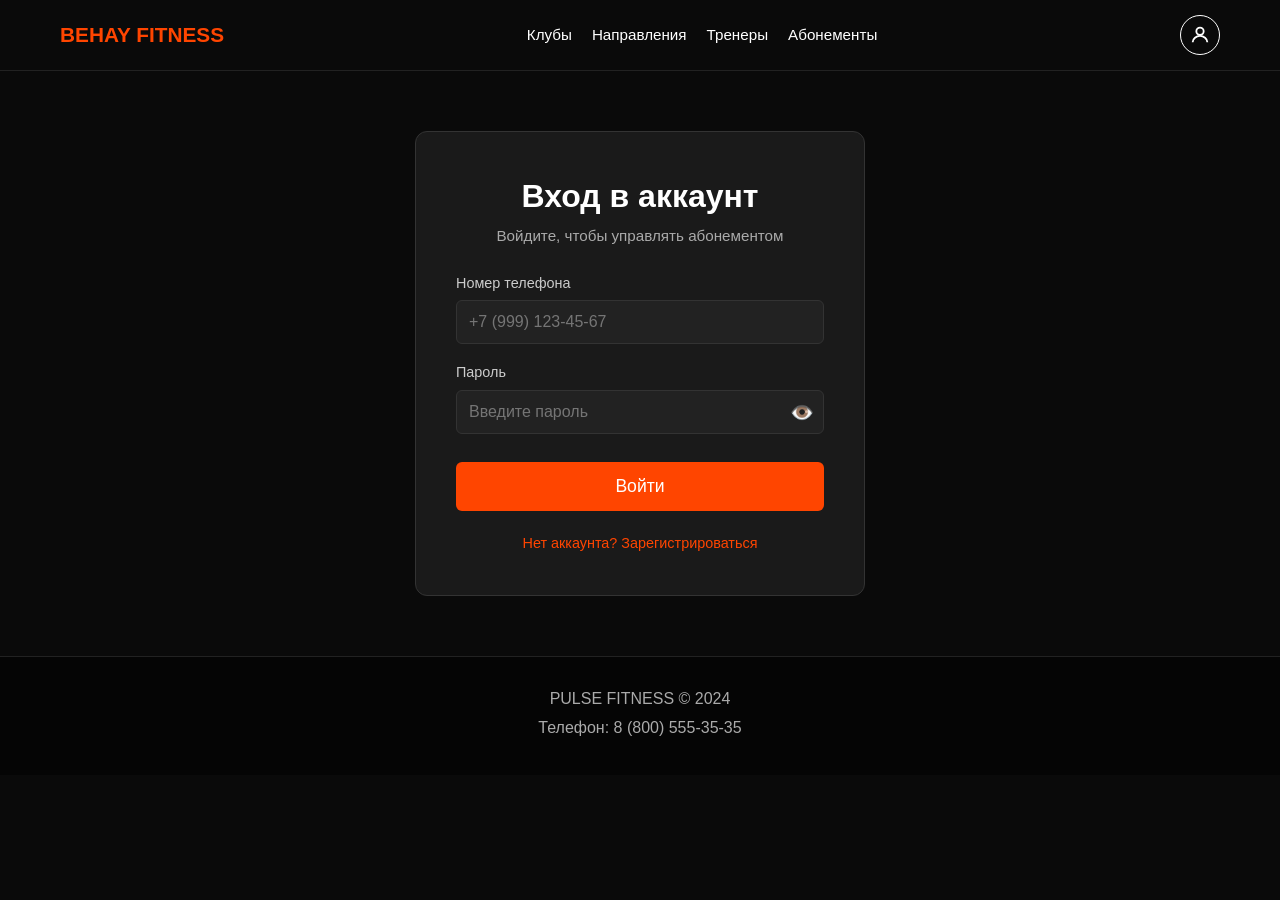
<file: vhod.html>
<!DOCTYPE html>
<html lang="ru">
<head>
    <meta charset="UTF-8">
    <meta name="viewport" content="width=device-width, initial-scale=1.0">
    <title>Вход — BEHAY FITNESS</title>
    <link rel="stylesheet" href="style.css">
    <script src="sql-wasm.js"></script>
    <script src="db.js"></script>
</head>
<body>

    <header class="header">
        <div class="container header-inner">
            <a href="index.html" class="logo">BEHAY FITNESS</a>
            <nav class="nav" id="nav">
                <a href="clubs.html">Клубы</a>
                <a href="programs.html">Направления</a>
                <a href="trainer.html">Тренеры</a>
                <a href="tariffs.html">Абонементы</a>
            </nav>
            <div class="header-buttons">
                <a href="vhod.html" class="btn-account" title="Войти">
                    <svg width="22" height="22" viewBox="0 0 24 24" fill="none" stroke="currentColor" stroke-width="2">
                        <circle cx="12" cy="8" r="4"></circle>
                        <path d="M4 20c0-4 4-7 8-7s8 3 8 7"></path>
                    </svg>
                </a>
            </div>
            <span class="burger" id="burger">☰</span>
        </div>
    </header>

    <section class="section">
        <div class="container">
            <div class="login-box">
                
                <h2>Вход в аккаунт</h2>
                <p>Войдите, чтобы управлять абонементом</p>
                
                <form id="loginForm" onsubmit="submitLogin(event)">
                    
                    <div class="form-group">
                        <label for="loginPhone">Номер телефона</label>
                        <input type="tel" id="loginPhone" placeholder="+7 (999) 123-45-67" required>
                    </div>
                    
                    <div class="form-group">
                        <label for="loginPassword">Пароль</label>
                        <div style="position: relative;">
                            <input type="password" id="loginPassword" placeholder="Введите пароль" required style="width: 100%; padding-right: 40px;">
                            <button type="button" onclick="togglePassword('loginPassword')" style="position: absolute; right: 10px; top: 50%; transform: translateY(-50%); background: none; border: none; color: #aaa; cursor: pointer; font-size: 1.2rem;">👁️</button>
                        </div>
                    </div>
                    
                    <p id="loginError" style="color: #ff4444; display: none;">Неверный телефон или пароль!</p>
                    
                    <button type="submit" class="btn btn-big">Войти</button>
                    
                </form>
                
                <div class="login-links">
                    <a href="register.html">Нет аккаунта? Зарегистрироваться</a>
                </div>
                
            </div>
        </div>
    </section>

    <footer class="footer">
        <div class="container">
            <p>PULSE FITNESS © 2024</p>
            <p>Телефон: 8 (800) 555-35-35</p>
        </div>
    </footer>

    <script>
    function togglePassword(fieldId) {
        var input = document.getElementById(fieldId);
        input.type = (input.type === 'password') ? 'text' : 'password';
    }

    async function submitLogin(event) {
        event.preventDefault();
        
        var phone = document.getElementById('loginPhone').value;
        var password = document.getElementById('loginPassword').value;
        
        try {
            await initDatabase();
            
            loginUser(phone, password, function(data) {
                if (data.success) {
                    localStorage.setItem('pulsePhone', phone);
                    localStorage.setItem('pulseLoggedIn', 'true');
                    localStorage.setItem('pulseUser', JSON.stringify(data.user));
                    window.location.href = 'profile.html';
                } else {
                    document.getElementById('loginError').style.display = 'block';
                    document.getElementById('loginError').textContent = data.error;
                }
            });
        } catch (e) {
            var saved = localStorage.getItem('pulseUser');
            if (saved) {
                var user = JSON.parse(saved);
                if (user.phone === phone && user.password === password) {
                    localStorage.setItem('pulseLoggedIn', 'true');
                    window.location.href = 'profile.html';
                    return;
                }
            }
            document.getElementById('loginError').style.display = 'block';
            document.getElementById('loginError').textContent = 'Неверный телефон или пароль!';
        }
    }

    document.addEventListener('DOMContentLoaded', function() {
        var burger = document.getElementById('burger');
        var nav = document.getElementById('nav');
        if (burger && nav) {
            burger.addEventListener('click', function() {
                nav.classList.toggle('active');
            });
        }
        
        if (localStorage.getItem('pulseLoggedIn') === 'true') {
            window.location.href = 'profile.html';
        }
    });
    </script>

</body>
</html>
</file>
<file: style.css>
* {
    margin: 0;
    padding: 0;
    box-sizing: border-box;
}

body {
    font-family: Arial, sans-serif;
    background-color: #0a0a0a;
    color: #ffffff;
    line-height: 1.5;
}

.container {
    max-width: 1200px;
    margin: 0 auto;
    padding: 0 20px;
}

h1 { font-size: 2.5rem; }
h2 { font-size: 2rem; text-align: center; margin-bottom: 30px; }
h3 { font-size: 1.2rem; margin: 10px 0; }

img {
    max-width: 100%;
    display: block;
}

a {
    color: #ff4500;
    text-decoration: none;
}

.btn {
    display: inline-block;
    padding: 10px 24px;
    background-color: #ff4500;
    color: #fff;
    border: none;
    border-radius: 6px;
    font-size: 1rem;
    cursor: pointer;
    transition: background-color 0.3s;
}

.btn:hover {
    background-color: #cc3700;
}

.btn-big {
    padding: 15px 35px;
    font-size: 1.2rem;
}

.header {
    background-color: #0a0a0a;
    padding: 15px 0;
    position: sticky;
    top: 0;
    z-index: 100;
    border-bottom: 1px solid #222;
}

.header-inner {
    display: flex;
    align-items: center;
    justify-content: space-between;
}

.logo {
    color: #ff4500;
    font-size: 1.3rem;
    font-weight: bold;
}

.nav {
    display: flex;
    gap: 20px;
}

.nav a {
    color: #fff;
    font-size: 0.95rem;
}

.nav a:hover {
    color: #ff4500;
}

.burger {
    display: none;
    font-size: 1.8rem;
    cursor: pointer;
}

.hero {
    background: linear-gradient(rgba(0, 0, 0, 0.7), rgba(0, 0, 0, 0.85)), url(images/shapka.jpg) center/cover no-repeat;
    min-height: 100vh;
    display: flex;
    align-items: center;
    justify-content: center;
    text-align: center;
    padding: 60px 20px;
}

.hero-content {
    max-width: 800px;
}

.hero h1 {
    font-size: 4rem;
    font-weight: 800;
    text-transform: uppercase;
    letter-spacing: 2px;
    margin-bottom: 15px;
    color: #fff;
    text-shadow: 0 2px 10px rgba(0,0,0,0.5);
}

.hero p {
    font-size: 1.3rem;
    color: #ccc;
    margin-bottom: 30px;
}

.hero .badge {
    display: inline-block;
    border: 1px solid #ff4500;
    color: #ff4500;
    padding: 8px 20px;
    border-radius: 50px;
    font-size: 0.9rem;
    margin-bottom: 25px;
    background-color: rgba(255, 69, 0, 0.1);
}

.section {
    padding: 60px 0;
}

.dark {
    background-color: #111;
}

.page-title {
    padding: 40px 0;
    text-align: center;
    background-color: #111;
}

.cards {
    display: grid;
    grid-template-columns: repeat(auto-fit, minmax(280px, 1fr));
    gap: 25px;
}

.card {
    background-color: #1a1a1a;
    border-radius: 10px;
    overflow: hidden;
    padding-bottom: 20px;
    border: 1px solid #222;
}

.card img {
    width: 100%;
    height: 200px;
    object-fit: cover;
}

.card h3, .card p {
    padding: 0 20px;
    margin-bottom: 8px;
}

.card p {
    color: #aaa;
    font-size: 0.9rem;
}

.card .btn {
    margin: 10px 20px 0;
}

.quiz-banner {
    text-align: center;
    background-color: #111;
}

.quiz-banner p {
    color: #aaa;
    margin-bottom: 20px;
}

.review {
    background-color: #1a1a1a;
    padding: 25px;
    border-radius: 10px;
    text-align: center;
    max-width: 500px;
    margin: 0 auto;
    display: none;
}

.review:first-child {
    display: block;
}

.review p {
    font-style: italic;
    margin-bottom: 10px;
}

.dots {
    text-align: center;
    margin-top: 20px;
}

.dot {
    display: inline-block;
    width: 10px;
    height: 10px;
    background-color: #444;
    border-radius: 50%;
    margin: 0 5px;
    cursor: pointer;
}

.dot.active {
    background-color: #ff4500;
}

.register-box {
    max-width: 550px;
    margin: 0 auto;
    background-color: #1a1a1a;
    padding: 40px;
    border-radius: 12px;
    border: 1px solid #333;
}

.register-box h2 {
    text-align: center;
    margin-bottom: 5px;
}

.register-box > p {
    text-align: center;
    color: #aaa;
    margin-bottom: 25px;
    font-size: 0.95rem;
}

.form-group {
    margin-bottom: 18px;
}

.form-group label {
    display: block;
    margin-bottom: 6px;
    font-size: 0.9rem;
    color: #ccc;
}

.form-group input,
.form-group select {
    width: 100%;
    padding: 12px;
    background-color: #222;
    border: 1px solid #333;
    color: #fff;
    border-radius: 6px;
    font-size: 1rem;
    font-family: Arial, sans-serif;
}

.form-group input:focus,
.form-group select:focus {
    outline: none;
    border-color: #ff4500;
}

.form-group select {
    cursor: pointer;
}

.form-group select option {
    background-color: #1a1a1a;
    color: #fff;
}

.register-box .btn-big {
    width: 100%;
    margin-top: 10px;
    padding: 14px;
    font-size: 1.1rem;
}

.register-success {
    max-width: 500px;
    margin: 0 auto;
    text-align: center;
    background-color: #1a1a1a;
    padding: 40px;
    border-radius: 12px;
    border: 1px solid #ff4500;
}

.register-success h2 {
    margin-bottom: 15px;
}

.register-success p {
    color: #ccc;
    margin-bottom: 10px;
}

.register-success .btn {
    margin-top: 20px;
}

.app-page {
    display: flex;
    gap: 40px;
    align-items: center;
}

.app-page ul {
    list-style: none;
    margin: 20px 0;
}

.app-page li {
    padding: 10px 0;
    font-size: 1.1rem;
}

.app-buttons {
    display: flex;
    gap: 15px;
    margin-top: 20px;
    flex-wrap: wrap;
}

.footer {
    background-color: #050505;
    padding: 30px 0;
    text-align: center;
    border-top: 1px solid #222;
}

.footer p {
    color: #aaa;
    margin-bottom: 5px;
}

.tariffs-grid {
    display: grid;
    grid-template-columns: repeat(auto-fit, minmax(300px, 1fr));
    gap: 30px;
    align-items: stretch;
}

.tariff-card {
    background-color: #1a1a1a;
    border: 1px solid #333;
    border-radius: 12px;
    overflow: hidden;
    display: flex;
    flex-direction: column;
    transition: transform 0.3s, border-color 0.3s;
    position: relative;
}

.tariff-card:hover {
    transform: translateY(-5px);
    border-color: #ff4500;
}

.tariff-popular {
    border-color: #ff4500;
    transform: scale(1.03);
}

.tariff-popular:hover {
    transform: scale(1.03) translateY(-5px);
}

.tariff-badge {
    background-color: #ff4500;
    color: #fff;
    text-align: center;
    padding: 8px;
    font-size: 0.85rem;
    font-weight: bold;
    text-transform: uppercase;
    letter-spacing: 1px;
}

.tariff-header {
    text-align: center;
    padding: 30px 20px 20px;
}

.tariff-header h3 {
    font-size: 1.5rem;
    margin-bottom: 10px;
}

.tariff-price {
    font-size: 3rem;
    font-weight: 800;
    color: #ff4500;
    margin: 0;
    line-height: 1;
}

.tariff-period {
    color: #888;
    font-size: 0.9rem;
    margin-top: 5px;
}

.tariff-body {
    padding: 20px;
    flex-grow: 1;
}

.tariff-body ul {
    list-style: none;
}

.tariff-body li {
    padding: 10px 0;
    border-bottom: 1px solid #222;
    font-size: 0.95rem;
    color: #ccc;
}

.tariff-body li:last-child {
    border-bottom: none;
}

.tariff-footer {
    padding: 20px;
    text-align: center;
}

.tariff-footer .btn {
    width: 100%;
    padding: 14px;
    font-size: 1.1rem;
}

.header-buttons {
    display: flex;
    gap: 10px;
    align-items: center;
}

.btn-login {
    background-color: transparent !important;
    border: 1px solid #fff !important;
    color: #fff !important;
}

.btn-login:hover {
    background-color: #fff !important;
    color: #000 !important;
}

.login-box {
    max-width: 450px;
    margin: 0 auto;
    background-color: #1a1a1a;
    padding: 40px;
    border-radius: 12px;
    border: 1px solid #333;
}

.login-box h2 {
    text-align: center;
    margin-bottom: 5px;
}

.login-box > p {
    text-align: center;
    color: #aaa;
    margin-bottom: 25px;
    font-size: 0.95rem;
}

.login-links {
    text-align: center;
    margin-top: 20px;
}

.login-links a {
    color: #ff4500;
    font-size: 0.9rem;
}

.login-links a:hover {
    text-decoration: underline;
}

.login-box .btn-big {
    width: 100%;
    margin-top: 10px;
    padding: 14px;
    font-size: 1.1rem;
}

.login-success {
    max-width: 450px;
    margin: 0 auto;
    text-align: center;
    background-color: #1a1a1a;
    padding: 40px;
    border-radius: 12px;
    border: 1px solid #ff4500;
}

.login-success h2 {
    margin-bottom: 15px;
}

.login-success p {
    color: #ccc;
    margin-bottom: 10px;
}

.login-success .btn {
    margin-top: 20px;
}

.profile-grid {
    display: grid;
    grid-template-columns: 280px 1fr;
    gap: 30px;
    align-items: start;
}

.profile-sidebar {
    background-color: #1a1a1a;
    border: 1px solid #333;
    border-radius: 12px;
    padding: 30px;
    text-align: center;
}

.profile-avatar {
    width: 120px;
    height: 120px;
    margin: 0 auto 15px;
    border-radius: 50%;
    overflow: hidden;
    border: 3px solid #ff4500;
}

.profile-avatar img {
    width: 100%;
    height: 100%;
    object-fit: cover;
}

.profile-sidebar h3 {
    margin-bottom: 5px;
    font-size: 1.3rem;
}

.profile-sidebar p {
    color: #aaa;
    font-size: 0.9rem;
    margin-bottom: 5px;
}

.profile-content {
    display: flex;
    flex-direction: column;
    gap: 20px;
}

.profile-block {
    background-color: #1a1a1a;
    border: 1px solid #333;
    border-radius: 12px;
    padding: 25px;
}

.profile-block h3 {
    margin-bottom: 20px;
    padding-bottom: 10px;
    border-bottom: 1px solid #333;
    font-size: 1.2rem;
}

.profile-row {
    display: flex;
    justify-content: space-between;
    padding: 12px 0;
    border-bottom: 1px solid #222;
}

.profile-row:last-child {
    border-bottom: none;
}

.profile-row span {
    color: #aaa;
    font-size: 0.95rem;
}

.profile-row strong {
    font-size: 0.95rem;
}

.profile-actions {
    display: flex;
    gap: 15px;
    flex-wrap: wrap;
}

.btn-account {
    display: flex;
    align-items: center;
    justify-content: center;
    width: 40px;
    height: 40px;
    border-radius: 50%;
    border: 1px solid #fff;
    color: #fff;
    text-decoration: none;
    transition: all 0.3s;
}

.btn-account:hover {
    background-color: #fff;
    color: #000;
}

.booking-box {
    max-width: 600px;
    margin: 0 auto;
    background-color: #1a1a1a;
    padding: 40px;
    border-radius: 12px;
    border: 1px solid #333;
}

.booking-step {
    display: none;
}

.booking-step.active {
    display: block;
}

.booking-step h3 {
    margin-bottom: 20px;
    font-size: 1.3rem;
}

.booking-options {
    display: flex;
    flex-direction: column;
    gap: 10px;
}

.booking-btn {
    display: block;
    width: 100%;
    padding: 14px;
    background-color: #222;
    color: #fff;
    border: 1px solid #333;
    border-radius: 8px;
    font-size: 1rem;
    cursor: pointer;
    text-align: left;
    transition: all 0.3s;
}

.booking-btn:hover {
    border-color: #ff4500;
    background-color: #2a2a2a;
}

.booking-back {
    background-color: transparent;
    border: 1px solid #555;
    color: #aaa;
    text-align: center;
}

.booking-back:hover {
    border-color: #fff;
    color: #fff;
}

.booking-summary {
    background-color: #111;
    padding: 20px;
    border-radius: 8px;
    margin-top: 15px;
}

.booking-summary p {
    padding: 8px 0;
    border-bottom: 1px solid #222;
}

.booking-summary p:last-child {
    border-bottom: none;
}

.booking-summary strong {
    color: #aaa;
}

.booking-summary span {
    color: #ff4500;
    font-weight: bold;
}

.payment-grid {
    display: grid;
    grid-template-columns: 1fr 350px;
    gap: 30px;
    align-items: start;
    max-width: 900px;
    margin: 0 auto;
}

.payment-form {
    background-color: #1a1a1a;
    border: 1px solid #333;
    border-radius: 12px;
    padding: 30px;
}

.payment-form h3 {
    margin-bottom: 20px;
}

.form-row {
    display: grid;
    grid-template-columns: 1fr 1fr;
    gap: 15px;
}

.payment-security {
    text-align: center;
    margin-top: 15px;
}

.payment-security p {
    color: #888;
    font-size: 0.85rem;
}

.payment-info {
    background-color: #1a1a1a;
    border: 1px solid #333;
    border-radius: 12px;
    padding: 30px;
}

.payment-info h3 {
    margin-bottom: 20px;
    padding-bottom: 10px;
    border-bottom: 1px solid #333;
}

.payment-order {
    margin-bottom: 20px;
}

.payment-row {
    display: flex;
    justify-content: space-between;
    padding: 10px 0;
    border-bottom: 1px solid #222;
}

.payment-row span {
    color: #aaa;
}

.payment-total {
    display: flex;
    justify-content: space-between;
    padding-top: 15px;
    border-top: 1px solid #333;
    font-size: 1.2rem;
}

.payment-total strong {
    color: #ff4500;
}

.payment-success {
    max-width: 500px;
    margin: 40px auto;
    text-align: center;
    background-color: #1a1a1a;
    padding: 40px;
    border-radius: 12px;
    border: 1px solid #ff4500;
}

.payment-success h2 {
    margin-bottom: 15px;
}

.payment-success p {
    color: #ccc;
    margin-bottom: 10px;
}

.payment-success .btn {
    margin-top: 20px;
}

.club-title {
    border-bottom: 2px solid #ff4500;
    padding-bottom: 10px;
    margin-bottom: 5px;
    text-align: left;
}

.club-title span {
    color: #aaa;
    font-size: 0.8rem;
    font-weight: normal;
}

.trainers-grid {
    display: flex;
    flex-direction: column;
    gap: 15px;
}

.trainer-card {
    display: flex;
    align-items: center;
    background-color: #1a1a1a;
    border: 1px solid #333;
    border-radius: 8px;
    padding: 20px 25px;
    transition: border-color 0.3s;
    gap: 25px;
}

.trainer-card:hover {
    border-color: #ff4500;
}

.trainer-photo {
    width: 100px;
    height: 100px;
    border-radius: 4px;
    overflow: hidden;
    flex-shrink: 0;
    border: none;
}

.trainer-photo img {
    width: 100%;
    height: 100%;
    object-fit: cover;
}

.trainer-info {
    flex-grow: 1;
    min-width: 0;
}

.trainer-info h3 {
    font-size: 1.1rem;
    margin-bottom: 2px;
}

.trainer-spec {
    color: #ff4500;
    font-size: 0.9rem;
    margin-bottom: 2px;
}

.trainer-exp {
    color: #888;
    font-size: 0.85rem;
    margin-bottom: 4px;
}

.trainer-clubs {
    color: #aaa;
    font-size: 0.8rem;
    margin-bottom: 4px;
}

.trainer-about {
    color: #ccc;
    font-size: 0.85rem;
    line-height: 1.4;
}

.filter-buttons {
    display: flex;
    flex-wrap: wrap;
    gap: 10px;
    justify-content: center;
    margin-bottom: 30px;
}

.filter-btn {
    padding: 10px 22px;
    background-color: transparent;
    color: #fff;
    border: 1px solid #444;
    border-radius: 30px;
    font-size: 0.9rem;
    cursor: pointer;
    transition: all 0.3s;
}

.filter-btn:hover {
    border-color: #ff4500;
    color: #ff4500;
}

.filter-btn.active {
    background-color: #ff4500;
    border-color: #ff4500;
    color: #fff;
}

.coaches-list {
    display: flex;
    flex-direction: column;
    gap: 15px;
}

.coach-card {
    display: flex;
    align-items: flex-start;
    background-color: #1a1a1a;
    border: 1px solid #333;
    border-radius: 8px;
    padding: 25px;
    transition: border-color 0.3s;
    gap: 25px;
}

.coach-card:hover {
    border-color: #ff4500;
}

.coach-photo {
    width: 120px;
    height: 120px;
    border-radius: 4px;
    overflow: hidden;
    flex-shrink: 0;
}

.coach-photo img {
    width: 100%;
    height: 100%;
    object-fit: cover;
}

.coach-info {
    flex-grow: 1;
    min-width: 0;
}

.coach-info h3 {
    font-size: 1.2rem;
    margin-bottom: 4px;
    color: #fff;
}

.coach-spec {
    color: #ff4500;
    font-size: 0.95rem;
    margin-bottom: 4px;
}

.coach-exp {
    color: #888;
    font-size: 0.85rem;
    margin-bottom: 8px;
}

.coach-desc {
    color: #ccc;
    font-size: 0.9rem;
    line-height: 1.5;
    margin-bottom: 8px;
}

.coach-clubs {
    color: #777;
    font-size: 0.8rem;
}

@media (max-width: 768px) {
    h1 { font-size: 1.8rem; }
    h2 { font-size: 1.5rem; }
    .hero h1 { font-size: 2.2rem; }

    .nav {
        display: none;
        position: absolute;
        top: 100%;
        left: 0;
        width: 100%;
        background-color: #0a0a0a;
        flex-direction: column;
        padding: 20px;
        border-top: 1px solid #222;
    }

    .nav.active {
        display: flex;
    }

    .burger {
        display: block;
    }

    .header .btn {
        display: none;
    }

    .app-page {
        flex-direction: column;
    }

    .header-buttons {
        display: none;
    }

    .tariffs-grid {
        grid-template-columns: 1fr;
        gap: 20px;
    }

    .tariff-popular {
        transform: none;
    }

    .tariff-price {
        font-size: 2.5rem;
    }

    .profile-grid {
        grid-template-columns: 1fr;
    }

    .profile-actions {
        flex-direction: column;
    }

    .profile-actions .btn {
        width: 100%;
        text-align: center;
    }

    .payment-grid {
        grid-template-columns: 1fr;
    }

    .form-row {
        grid-template-columns: 1fr;
    }
}

@media (max-width: 600px) {
    .trainer-card {
        flex-direction: column;
        text-align: center;
        padding: 20px;
    }

    .trainer-photo {
        width: 100px;
        height: 100px;
    }

    .coach-card {
        flex-direction: column;
        align-items: center;
        text-align: center;
        padding: 20px;
    }

    .coach-photo {
        width: 140px;
        height: 140px;
    }

    .filter-buttons {
        gap: 6px;
    }

    .filter-btn {
        padding: 8px 14px;
        font-size: 0.8rem;
    }
}
.theme-toggle {
    width: 40px; height: 40px; border-radius: 50%;
    border: 1px solid #fff; background: transparent;
    color: #fff; font-size: 1.2rem; cursor: pointer;
}
</file>
